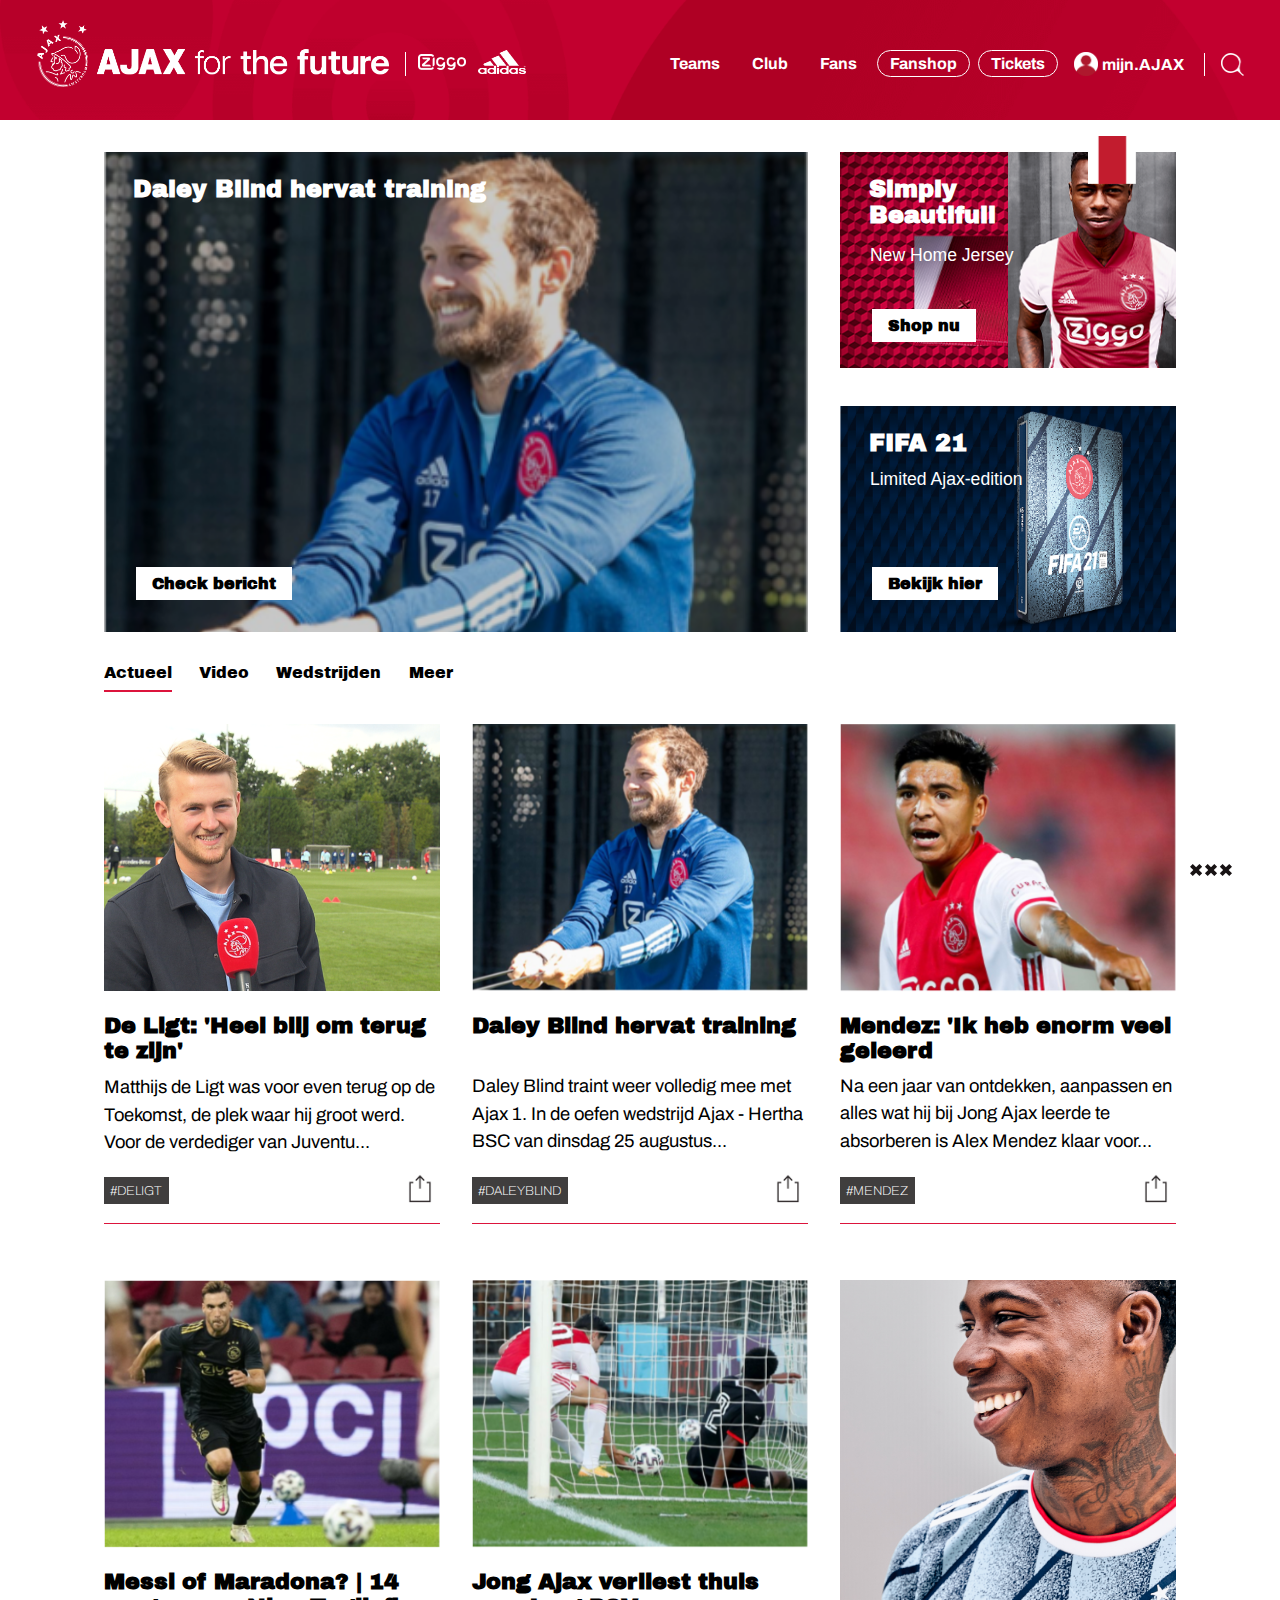
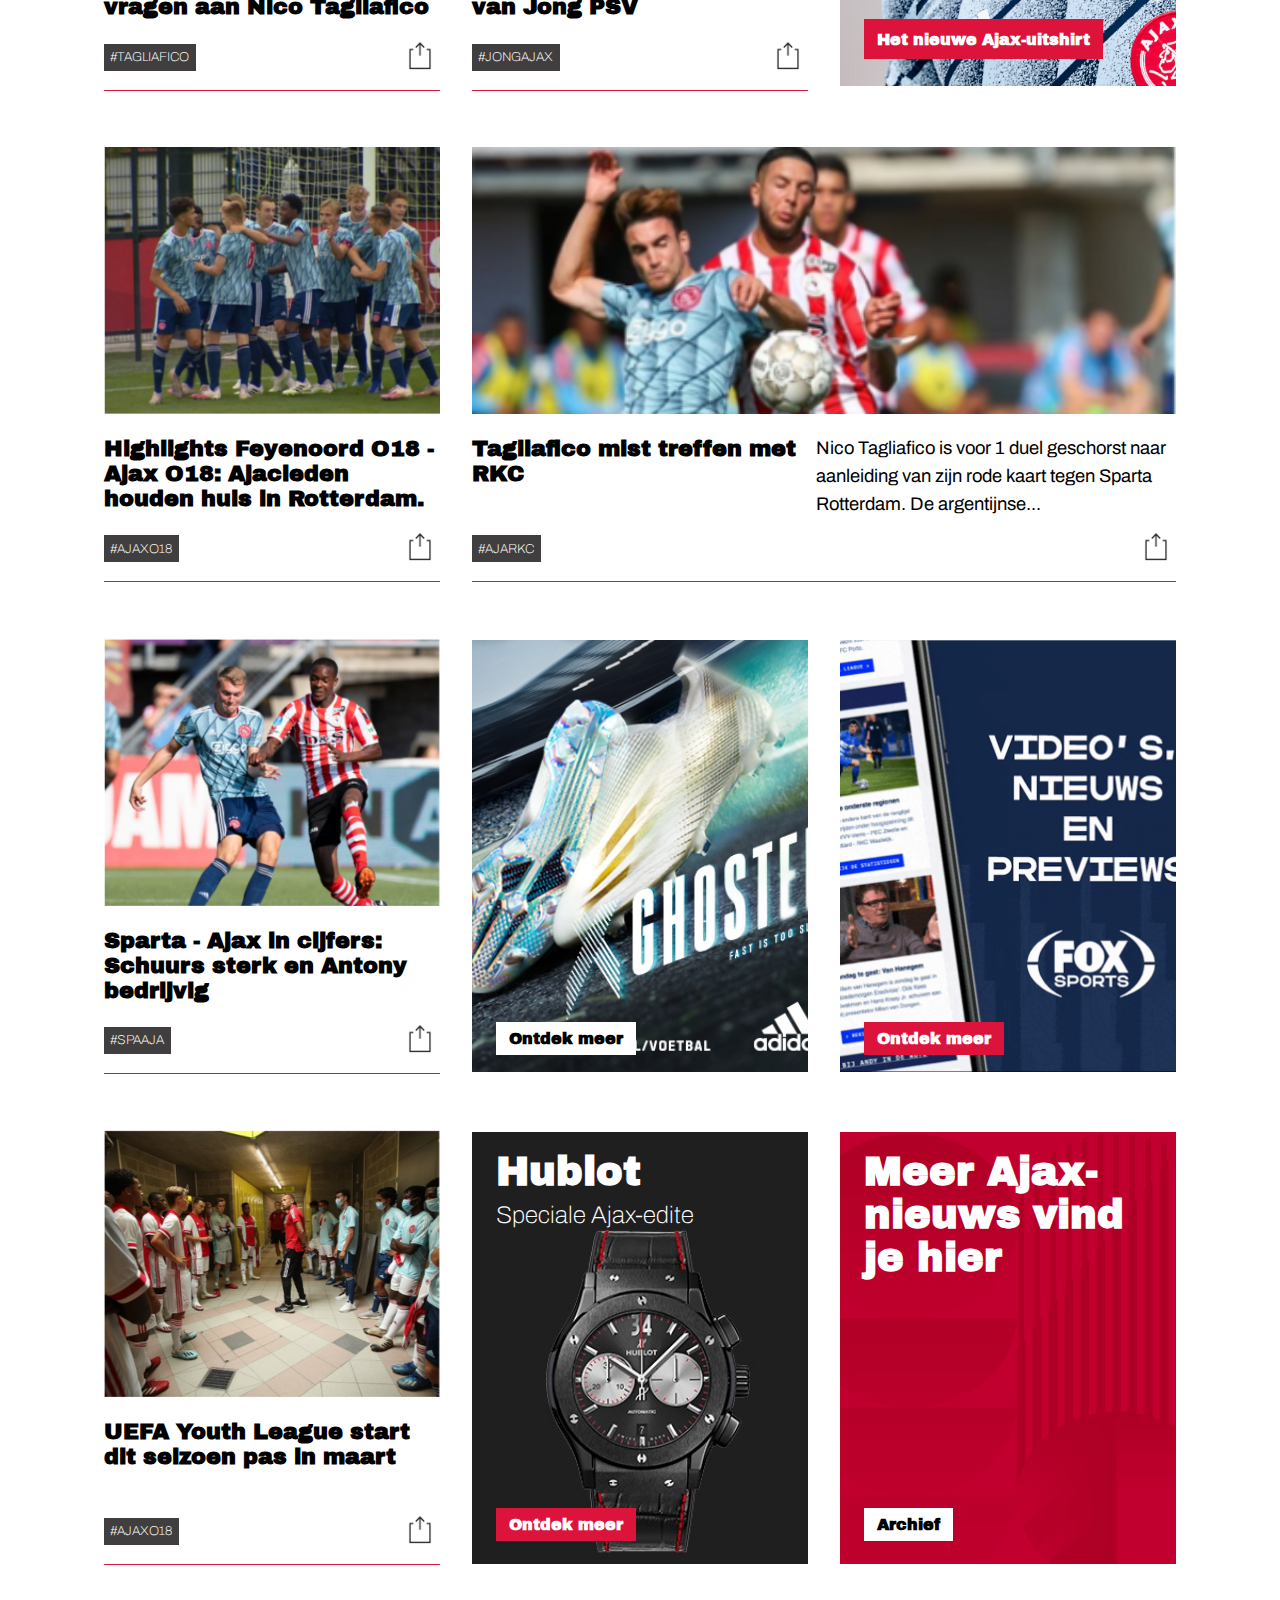
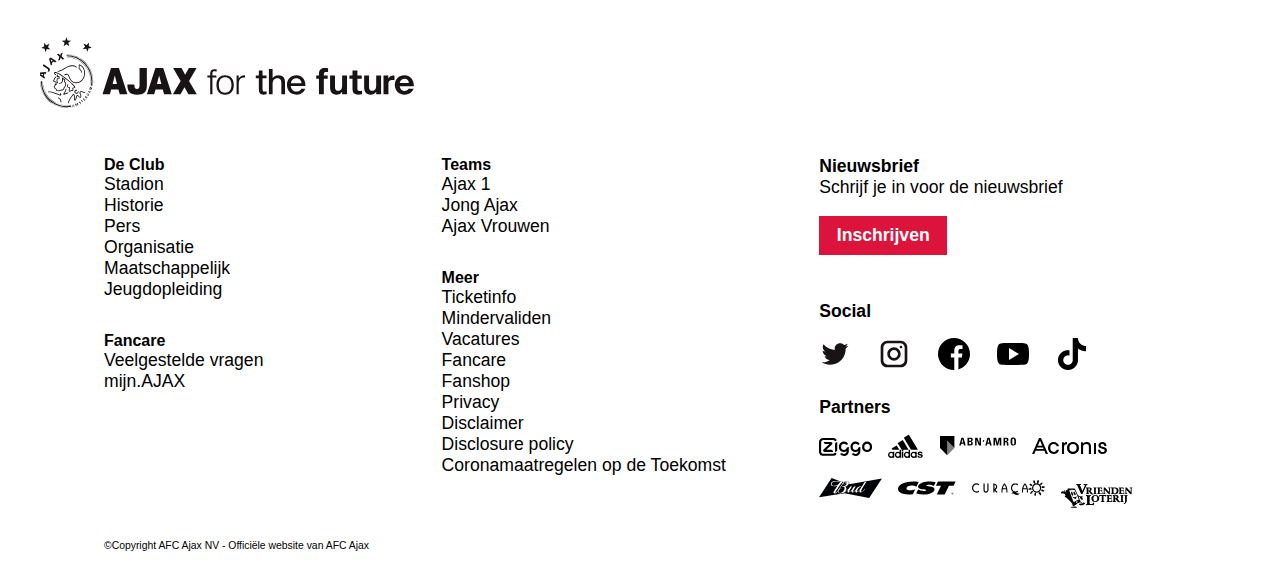
<file: index.html>
<!doctype html>
<html lang="nl">

<head>
    <meta charset="UTF-8">
    <meta name="author" content="jouw naam">
    <meta name="viewport" content="width=device-width, initial-scale=1">
    <title>Officiële website AFC Ajax Amsterdam - Ajax.nl</title>
    <link rel="image" href="images/Background.png" type="image/gif">
    <link href="styles/style.css" rel="stylesheet">
    <link rel="icon" href="images/favicon.png" type="image/gif">
    <link href="https://fonts.googleapis.com/css2?family=Archivo+Black&display=swap" rel="stylesheet">
    <link href="https://fonts.googleapis.com/css2?family=Archivo&display=swap" rel="stylesheet">
    <link href="https://fonts.googleapis.com/css2?family=Archivo:wght@400;500&display=swap" rel="stylesheet">
</head>

<body>
    <header id="header">
        <nav>
            <ul>
                <li><a href=""><img src="images/Ajax-logo-WHT.png" alt=""><img id="letterLogo" src="images/letter_ajax_Tekengebied%201.png" alt=""></a></li>
                <li><a href=""><img src="images/logo-ajax-white.png" alt=""></a></li>
                <li><a href=""><img src="images/ziggo-logo-black-and-white.png" alt=""></a></li>
                <li><a href=""><img src="images/Adidas-Logo-PNG-Free-Download.png" alt=""></a></li>
                <li><a href=""><img src="images/account.png" alt=""></a></li>

            </ul>

            <ul>
                <li><a href="">Teams</a></li>
                <li><a href="">Club</a></li>
                <li><a href="">Fans</a></li>
                <li><a href="">Fanshop</a></li>
                <li><a href="">Tickets</a></li>
                <li><a href="">mijn.AJAX</a></li>
                <li class="hamburger_menu">&#9776;</li>
                <li><img src="images/searchIcon.png" alt=""></li>
            </ul>

        </nav>
        
        <nav class="uitklapNav">
           
           <img class="searchIcon" src="images/searchIcon.png" alt="">
           
            <ul>
                <li>Teams</li>
                <li><a href="">Ajax 1</a></li>
                <li><a href="">Jong Ajax</a></li>
                <li><a href="">Ajax Vrouwen</a></li>
                <li><a href="">Wedstrijden &amp; Uitslagen</a></li>
                <li><a href="">Jeugd</a></li>
                <li><a href="">Ajax Talent Team</a></li>
                <li><a href="">Ajax eSports</a></li>
            </ul>
            
            <ul>
                <li>Club</li>
                <li><a href="">Stadion</a></li>
                <li><a href="">Organisaties</a></li>
                <li><a href="">Historie</a></li>
                <li><a href="">Jeugdopleiding</a></li>
                <li><a href="">Ajax Coaching Academy</a></li>
                <li><a href="">Sponsors &amp; Partners</a></li>
                <li><a href="">Business</a></li>
                <li><a href="">Maatschappelijk</a></li>
                <li><a href="">Pers</a></li>
            </ul>
            
            <ul>
                <li>Fans</li>
                <li><a href="">Memberships</a></li>
                <li><a href="">Media</a></li>
                <li><a href="">Fanshops</a></li>
                <li><a href="">Fancare</a></li>
                <li><a href="">Ticketinfo</a></li>
                <li><a href="">Wedstrijdbezoek</a></li>
            </ul>
            
            <section>
                <img src="images/twitter-white.png" alt="">
                <img src="images/insta-white.png" alt="">
                <img src="images/facebook-white.png" alt="">
                <img src="images/youtube-white.png" alt="">
                <img src="images/tiktok-white.png" alt="">
            </section>
            
            <h5>NL</h5>
            
        </nav>

    </header>

    <main>
       
       <img class="fixed" src="images/fixed.image.png" alt="">
       <img class="crosses" src="images/ic-crosses-black.svg" alt="">
       
        <section>
            <ul>
                <li><a href="Blind.html">
                        <h2>Daley Blind hervat training</h2>
                        <div></div>
                        <img src="images/DaleyBlind.png" alt="">
                        <h4 class="main_hover">Check bericht</h4>
                    </a></li>
                <li><a href="">
                   <img src="images/ajax-home-web-392x223.png" alt="">
                    <h2>Simply Beautifull</h2>
                    <h3>New Home Jersey</h3>
                    <h4 class="main_hover">Shop nu</h4>
                </a></li>
                
                <li><a href="">
                <img src="images/fifa21.png" alt="">
                <h2>FIFA 21</h2>
                <h3>Limited Ajax-edition</h3>
                <h4 class="main_hover">Bekijk hier</h4>
                </a></li>    
            </ul>
        </section>
        
        <section>
        <ul id="list">
            <li><a id="actueel">Actueel</a></li>
            <li><a id="video">Video</a></li>
            <li><a id="wedstrijden">Wedstrijden</a></li>
                <li><a id="meer">Meer</a></li>
        </ul>
        
        <ul>
            <li><a href="#">
            <img src="images/Matthijs.png" alt="">
            <h2 class="main_hover">De Ligt: 'Heel blij om terug te zijn'</h2>
            <p>Matthijs de Ligt was voor even terug op de Toekomst, de plek waar hij groot werd. Voor de verdediger van Juventu...</p>
            <h3>#DELIGT</h3>
            <img src="images/shareIcon.png" alt="">
            </a></li>
            
            <li><a href="#"><img src="images/DaleyBlind.png" alt="">
            <h2 class="main_hover">Daley Blind hervat training</h2>
            <p>Daley Blind traint weer volledig mee met Ajax 1. In de oefen wedstrijd Ajax - Hertha BSC van dinsdag 25 augustus...</p>
            <h3>#DALEYBLIND</h3>
            <img src="images/shareIcon.png" alt="">
            </a></li>
            
            <li><a href="#">
            <img src="images/Mendez.png" alt="">
            <h2 class="main_hover">Mendez: 'Ik heb enorm veel geleerd</h2>
            <p>Na een jaar van ontdekken, aanpassen en alles wat hij bij Jong Ajax leerde te absorberen is Alex Mendez klaar voor...</p>
            <h3>#MENDEZ</h3>
            <img src="images/shareIcon.png" alt="">
            </a></li>
            
            <li><a href="#">
            <img src="images/Tagliafico.png" alt="">
            <h2 class="main_hover">Messi of Maradona? | 14 vragen aan Nico Tagliafico</h2>
            <p></p>
            <h3>#TAGLIAFICO</h3>
            <img src="images/shareIcon.png" alt=""></a></li>
            
            <li><a href="#">
            <img src="images/JongAjaxPsv.png" alt="">
            <h2 class="main_hover">Jong Ajax verliest thuis van Jong PSV</h2>
            <p></p>
            <h3>#JONGAJAX</h3>
            <img src="images/shareIcon.png" alt="">
            </a></li>
            
            <li><a href="#">
            <img src="images/promesAway.jpg" alt="">
            <h5 class="second_hover">Het nieuwe Ajax-uitshirt</h5>
            </a></li>
            
            <li><a href="#">
            <img src="images/FeyAja.png" alt="">
            <h2 class="main_hover">Highlights Feyenoord O18 - Ajax O18: Ajacieden houden huis in Rotterdam.</h2>
            <h3>#AJAXO18</h3>
            <img src="images/shareIcon.png" alt="">
            </a></li>
            
            <li><a href="#">
            <img src="images/TagliaficoRkc.png" alt="">
            <section>
            <h2 class="main_hover">Tagliafico mist treffen met RKC</h2>
            <p>Nico Tagliafico is voor 1 duel geschorst
            naar aanleiding van zijn rode kaart tegen Sparta Rotterdam. De argentijnse...</p>
            </section>
            <h3>#AJARKC</h3>
            <img src="images/shareIcon.png" alt="">
            </a></li>
            
            <li><a href="">
            <img src="images/SpartaAjaxCijfer.png" alt="">
            <h2 class="main_hover">Sparta - Ajax in cijfers: Schuurs sterk en Antony bedrijvig</h2>
            <h3>#SPAAJA</h3>
            <img src="images/shareIcon.png" alt="">
            </a></li>
            
            <li><a href="">
            <img src="images/ghostedajax.jpg" alt="">
            <h5 class="main_hover">Ontdek meer</h5>
            </a></li>
            
            <li><a href="">
            <img src="images/fox.png" alt="">
            <h5 class="second_hover">Ontdek meer</h5>
            </a></li>
            
            <li><a href="">
            <img src="images/youthLeague.png" alt="">
            <h2 class="main_hover">UEFA Youth League start dit seizoen pas in maart</h2>
            <h3>#AJAXO18</h3>
            <img src="images/shareIcon.png" alt="">
            </a></li>
            
            <li><a href="">
            <img src="images/hublot-ajax-nl.jpg" alt="">
            <h2>Hublot</h2>
            <h3>Speciale Ajax-edite</h3>
            <h5 class="second_hover">Ontdek meer</h5>
            </a></li>
            
            <li><a href="">
            
            <img src="images/sync.png" alt="">
            <h2>Meer Ajax-nieuws vind je hier</h2>
            <h5 class="main_hover">Archief</h5>
            </a></li>
        </ul>
        </section>
        
    </main>
    
    <footer>
       <img src="images/logo-ajax-default.svg" alt="" class="Ajax_Logo">
       
    <div>
       <section>
           <ul>
               <li>De Club</li>
               <li><a href="">Stadion</a></li>
               <li><a href="">Historie</a></li>
               <li><a href="">Pers</a></li>
               <li><a href="">Organisatie</a></li>
               <li><a href="">Maatschappelijk</a></li>
               <li><a href="">Jeugdopleiding</a></li>
           </ul>
           
           <ul>
               <li>Fancare</li>
               <li><a href="">Veelgestelde vragen</a></li>
               <li><a href="">mijn.AJAX</a></li>
           </ul>
           
           <ul>
               <li>Teams</li>
               <li><a href="">Ajax 1</a></li>
               <li><a href="">Jong Ajax</a></li>
               <li><a href="">Ajax Vrouwen</a></li>

           </ul>
           
           <ul>
               <li>Meer</li>
               <li><a href="">Ticketinfo</a></li>
               <li><a href="">Mindervaliden</a></li>
               <li><a href="">Vacatures</a></li>
               <li><a href="">Fancare</a></li>
               <li><a href="">Fanshop</a></li>
               <li><a href="">Privacy</a></li>
               <li><a href="">Disclaimer</a></li>
               <li><a href="">Disclosure policy</a></li>
               <li><a href="">Coronamaatregelen op de Toekomst</a></li>
        
           </ul>
       </section>
       
       <div class="right_row">
       <section>
           <h2>Nieuwsbrief</h2>
           <p>Schrijf je in voor de nieuwsbrief</p>
           <a href="" class="nieuwsbrief">Inschrijven</a>
           </section>
       
        <section>
          <h2>Social</h2>
           <ul>
               <li><a href="" target="_blank"><img src="images/twitter.svg" alt=""></a></li>
               <li><a href="" target="_blank"><img src="images/instagram.svg" alt=""></a></li>
               <li><a href="" target="_blank"><img src="images/facebook.svg" alt=""></a></li>
               <li><a href="" target="_blank"><img src="images/youtube.svg" alt=""></a></li>
               <li><a href="" target="_blank"><img src="images/tik-tok.png" alt=""></a></li>
           </ul>
     </section>
      
          <section>
           <h2>Partners</h2>
           <ul>
               <li><a href="" target="_blank"><img src="images/ziggo.svg" alt=""></a></li>
               <li><a href="" target="_blank"><img src="images/adidas.svg" alt=""></a></li>
               <li><a href="" target="_blank"><img src="images/abn-amro.svg" alt=""></a></li>
               <li><a href="" target="_blank"><img src="images/acronis_logo.svg" alt=""></a></li>
               <li><a href="" target="_blank"><img src="images/bud.svg" alt=""></a></li>
               <li><a href="" target="_blank"><img src="images/cst.svg" alt=""></a></li>
               <li><a href="" target="_blank"><img src="images/curacao.svg" alt=""></a></li>
               <li><a href="" target="_blank"><img src="images/vriendenloterij.svg" alt=""></a></li>
           </ul>
       </section>
       </div>
       </div>
       <p>&copy;Copyright AFC Ajax NV - Officiële website van AFC Ajax</p>
       
       
       
       
        
    </footer>

    <script src="scripts/script.js"></script>
</body>

</html>
</file>
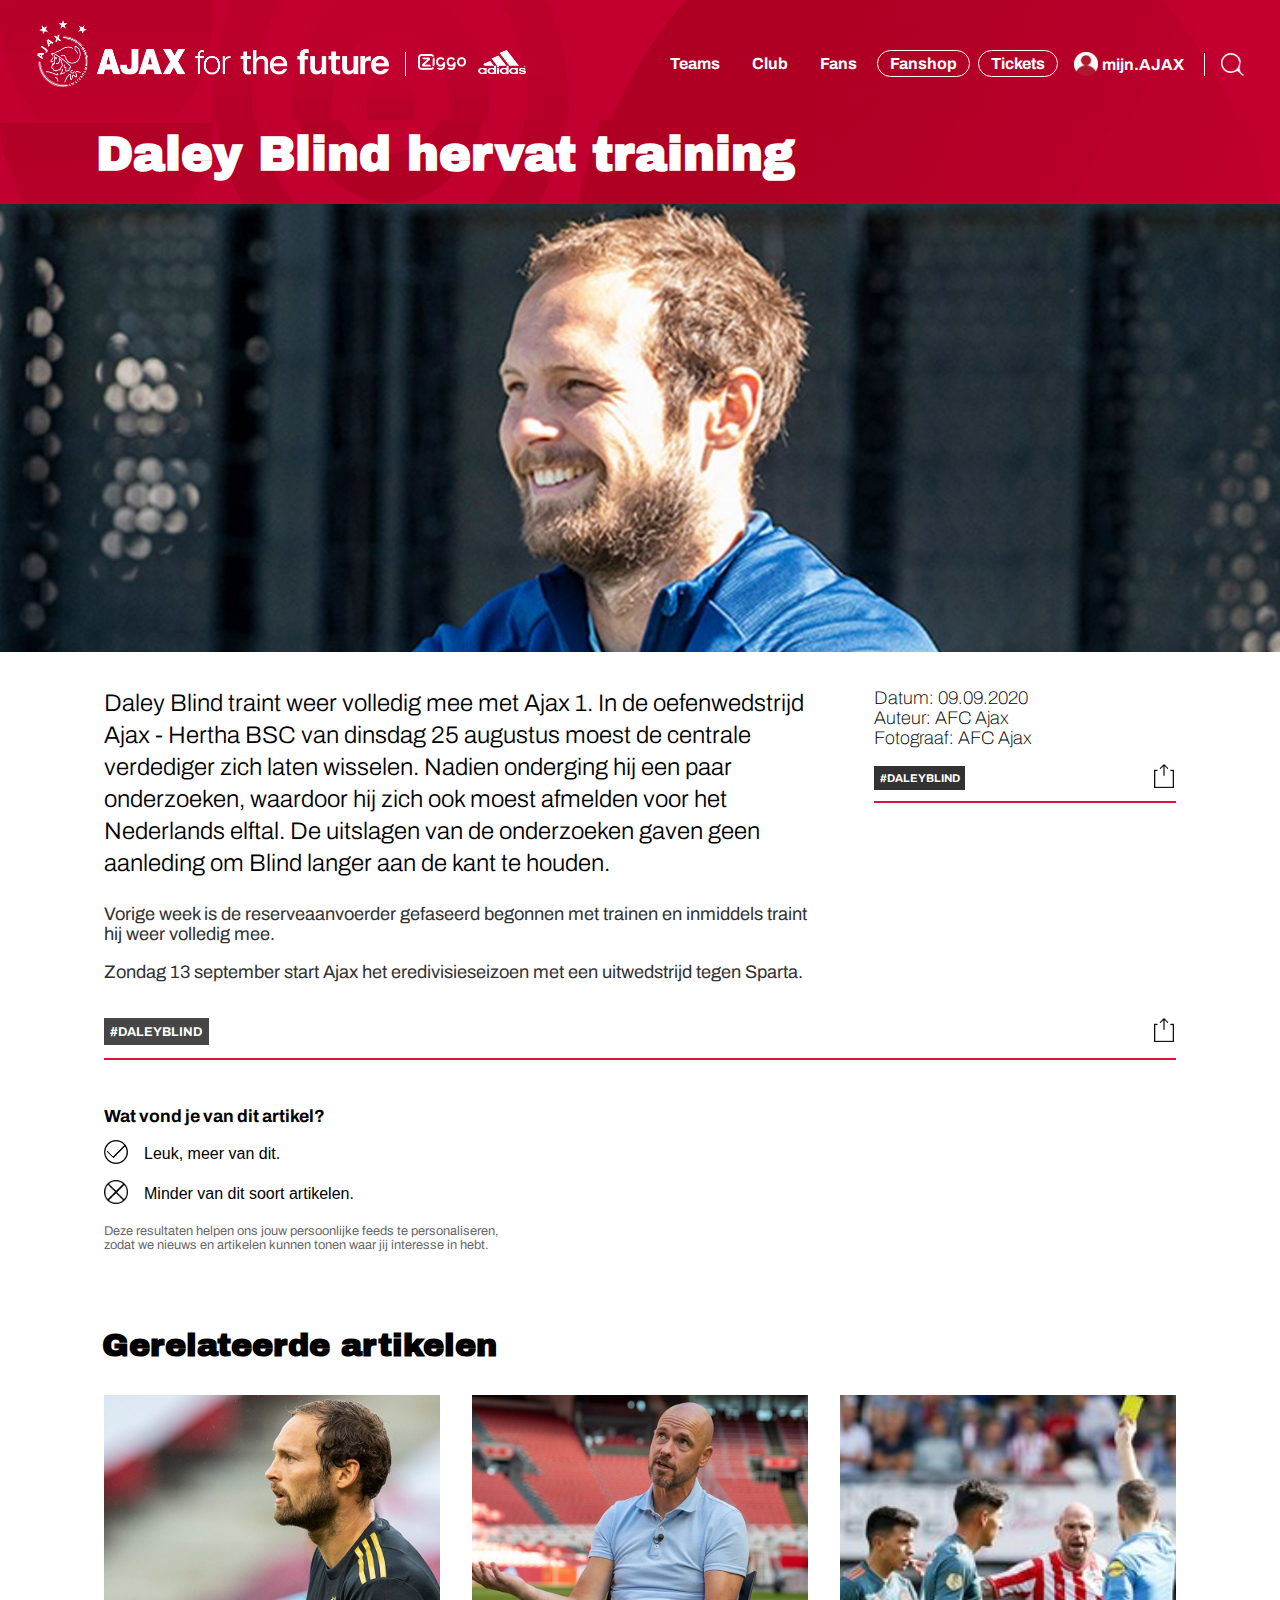
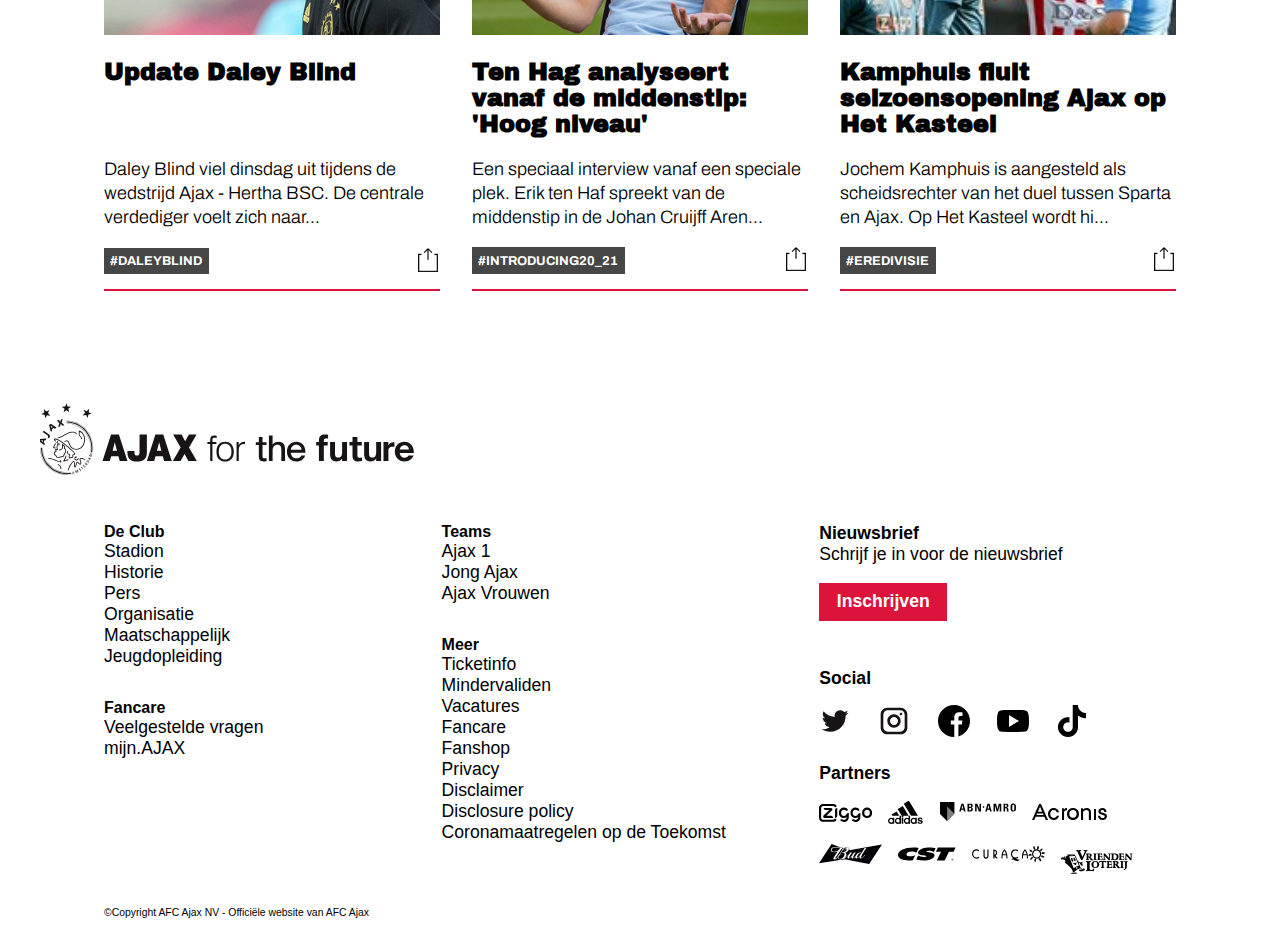
<file: Blind.html>
<!doctype html>
<html lang="nl">

<head>
    <meta charset="UTF-8">
    <meta name="author" content="jouw naam">
    <meta name="viewport" content="width=device-width, initial-scale=1">
    <title>Officiële website AFC Ajax Amsterdam - Ajax.nl</title>
    <link rel="image" href="images/Background.png" type="image/gif">
    <link href="styles/style.css" rel="stylesheet">
    <link rel="icon" href="images/favicon.png" type="image/gif">
    <link href="https://fonts.googleapis.com/css2?family=Archivo+Black&display=swap" rel="stylesheet">
    <link href="https://fonts.googleapis.com/css2?family=Archivo&display=swap" rel="stylesheet">
    <link href="https://fonts.googleapis.com/css2?family=Archivo:wght@400;500&display=swap" rel="stylesheet">
</head>

<body>
    <header id="header">
        <nav>
            <ul>
                <li><a href="index.html"><img src="images/Ajax-logo-WHT.png" alt=""><img id="letterLogo" src="images/letter_ajax_Tekengebied%201.png" alt=""></a></li>
                <li><a href="index.html"><img src="images/logo-ajax-white.png" alt=""></a></li>
                <li><a href=""><img src="images/ziggo-logo-black-and-white.png" alt=""></a></li>
                <li><a href=""><img src="images/Adidas-Logo-PNG-Free-Download.png" alt=""></a></li>
                <li><a href=""><img src="images/account.png" alt=""></a></li>

            </ul>

            <ul>
                <li><a href="">Teams</a></li>
                <li><a href="">Club</a></li>
                <li><a href="">Fans</a></li>
                <li><a href="">Fanshop</a></li>
                <li><a href="">Tickets</a></li>
                <li><a href="">mijn.AJAX</a></li>
                <li class="hamburger_menu">&#9776;</li>
                <li><img src="images/searchIcon.png" alt=""></li>
            </ul>

        </nav>
        
        <nav class="uitklapNav">
           
           <img class="searchIcon" src="images/searchIcon.png" alt="">
           
            <ul>
                <li>Teams</li>
                <li><a href="">Ajax 1</a></li>
                <li><a href="">Jong Ajax</a></li>
                <li><a href="">Ajax Vrouwen</a></li>
                <li><a href="">Wedstrijden &amp; Uitslagen</a></li>
                <li><a href="">Jeugd</a></li>
                <li><a href="">Ajax Talent Team</a></li>
                <li><a href="">Ajax eSports</a></li>
            </ul>
            
            <ul>
                <li>Club</li>
                <li><a href="">Stadion</a></li>
                <li><a href="">Organisaties</a></li>
                <li><a href="">Historie</a></li>
                <li><a href="">Jeugdopleiding</a></li>
                <li><a href="">Ajax Coaching Academy</a></li>
                <li><a href="">Sponsors &amp; Partners</a></li>
                <li><a href="">Business</a></li>
                <li><a href="">Maatschappelijk</a></li>
                <li><a href="">Pers</a></li>
            </ul>
            
            <ul>
                <li>Fans</li>
                <li><a href="">Memberships</a></li>
                <li><a href="">Media</a></li>
                <li><a href="">Fanshops</a></li>
                <li><a href="">Fancare</a></li>
                <li><a href="">Ticketinfo</a></li>
                <li><a href="">Wedstrijdbezoek</a></li>
            </ul>
            
            <section>
                <img src="images/twitter-white.png" alt="">
                <img src="images/insta-white.png" alt="">
                <img src="images/facebook-white.png" alt="">
                <img src="images/youtube-white.png" alt="">
                <img src="images/tiktok-white.png" alt="">
            </section>
            
            <h5>NL</h5>
            
        </nav>

    </header>

    <main class="article_page">
     
    
     
      <h1>Daley Blind hervat training</h1>
       <img src="images/blind.jpg" alt="">
      
      <article>
       
       <p>Daley Blind traint weer volledig mee met Ajax 1. In de oefenwedstrijd Ajax - Hertha BSC van dinsdag 25 augustus moest de centrale verdediger zich laten wisselen. Nadien onderging hij een paar onderzoeken, waardoor hij zich ook moest afmelden voor het Nederlands elftal. De uitslagen van de onderzoeken gaven geen aanleding om Blind langer aan de kant te houden.</p>
       
       <blockquote>Vorige week is de reserveaanvoerder gefaseerd begonnen met trainen en inmiddels traint hij weer volledig mee.</blockquote>
       
       <blockquote>Zondag 13 september start Ajax het eredivisieseizoen met een uitwedstrijd tegen Sparta.</blockquote>
       
       <div>
       <ul>
           <li>Datum: 09.09.2020</li>
           <li>Auteur: AFC Ajax</li>
           <li>Fotograaf: AFC Ajax</li>
       </ul>
       
        <section>
         <h3>#DALEYBLIND</h3>
         <img src="images/Shareknop.png" alt="">
         </section>
         
          </div>
       
       <section>
           <h3>#DALEYBLIND</h3>
           <img src="images/Shareknop.png" alt="">
       </section>
       
       </article>
       
       <aside>
           <h2>Wat vond je van dit artikel?</h2>
           <button>Leuk, meer van dit.</button>
           <button>Minder van dit soort artikelen.</button>
           <p>Deze resultaten helpen ons jouw persoonlijke feeds te personaliseren, zodat we nieuws en artikelen kunnen tonen waar jij interesse in hebt.</p>
       </aside>
       
      
           <h2>Gerelateerde artikelen</h2>
           
        <section class="related">    
           <article>
               <img src="images/blinddaley.jpg" alt="">
               <h2>Update Daley Blind</h2>
               <p>Daley Blind viel dinsdag uit tijdens de wedstrijd Ajax - Hertha BSC. De centrale verdediger voelt zich naar...</p>
               
               <section>
                   <h3>#DALEYBLIND</h3>
                   <img src="images/Shareknop.png" alt="">
               </section>
           </article>
           
           <article>
               <img src="images/tenhagajax.jpg" alt="">
               <h2>Ten Hag analyseert vanaf de middenstip: 'Hoog niveau'</h2>
               <p>Een speciaal interview vanaf een speciale plek. Erik ten Haf spreekt van de middenstip in de Johan Cruijff Aren...</p>
               
               <section>
                   <h3>#INTRODUCING20_21</h3>
                   <img src="images/Shareknop.png" alt="">
               </section>
           </article>
           
           <article>
               <img src="images/header-kamp.jpg" alt="">
               <h2>Kamphuis fluit seizoensopening Ajax op Het Kasteel</h2>
               <p>Jochem Kamphuis is aangesteld als scheidsrechter van het duel tussen Sparta en Ajax. Op Het Kasteel wordt hi...</p>
               
               <section>
                   <h3>#EREDIVISIE</h3>
                   <img src="images/Shareknop.png" alt="">
               </section>
           </article>
       </section>
       
       
        
        
    </main>
    
    <footer>
       <img src="images/logo-ajax-default.svg" alt="" class="Ajax_Logo">
       
    <div>
       <section>
           <ul>
               <li>De Club</li>
               <li><a href="">Stadion</a></li>
               <li><a href="">Historie</a></li>
               <li><a href="">Pers</a></li>
               <li><a href="">Organisatie</a></li>
               <li><a href="">Maatschappelijk</a></li>
               <li><a href="">Jeugdopleiding</a></li>
           </ul>
           
           <ul>
               <li>Fancare</li>
               <li><a href="">Veelgestelde vragen</a></li>
               <li><a href="">mijn.AJAX</a></li>
           </ul>
           
           <ul>
               <li>Teams</li>
               <li><a href="">Ajax 1</a></li>
               <li><a href="">Jong Ajax</a></li>
               <li><a href="">Ajax Vrouwen</a></li>

           </ul>
           
           <ul>
               <li>Meer</li>
               <li><a href="">Ticketinfo</a></li>
               <li><a href="">Mindervaliden</a></li>
               <li><a href="">Vacatures</a></li>
               <li><a href="">Fancare</a></li>
               <li><a href="">Fanshop</a></li>
               <li><a href="">Privacy</a></li>
               <li><a href="">Disclaimer</a></li>
               <li><a href="">Disclosure policy</a></li>
               <li><a href="">Coronamaatregelen op de Toekomst</a></li>
        
           </ul>
       </section>
       
       <div class="right_row">
       <section>
           <h2>Nieuwsbrief</h2>
           <p>Schrijf je in voor de nieuwsbrief</p>
           <a href="" class="nieuwsbrief">Inschrijven</a>
           </section>
       
        <section>
          <h2>Social</h2>
           <ul>
               <li><a href="" target="_blank"><img src="images/twitter.svg" alt=""></a></li>
               <li><a href="" target="_blank"><img src="images/instagram.svg" alt=""></a></li>
               <li><a href="" target="_blank"><img src="images/facebook.svg" alt=""></a></li>
               <li><a href="" target="_blank"><img src="images/youtube.svg" alt=""></a></li>
               <li><a href="" target="_blank"><img src="images/tik-tok.png" alt=""></a></li>
           </ul>
     </section>
      
          <section>
           <h2>Partners</h2>
           <ul>
               <li><a href="" target="_blank"><img src="images/ziggo.svg" alt=""></a></li>
               <li><a href="" target="_blank"><img src="images/adidas.svg" alt=""></a></li>
               <li><a href="" target="_blank"><img src="images/abn-amro.svg" alt=""></a></li>
               <li><a href="" target="_blank"><img src="images/acronis_logo.svg" alt=""></a></li>
               <li><a href="" target="_blank"><img src="images/bud.svg" alt=""></a></li>
               <li><a href="" target="_blank"><img src="images/cst.svg" alt=""></a></li>
               <li><a href="" target="_blank"><img src="images/curacao.svg" alt=""></a></li>
               <li><a href="" target="_blank"><img src="images/vriendenloterij.svg" alt=""></a></li>
           </ul>
       </section>
       </div>
       </div>
       <p>&copy;Copyright AFC Ajax NV - Officiële website van AFC Ajax</p>
       
       
       
       
        
    </footer>

    <script src="scripts/script.js"></script>
</body>

</html>
</file>
<file: styles/style.css>
/* CSS Document */
*, *::after, *::before {
  box-sizing:border-box;


}



/*margin voor de body*/
body {
    margin: 0;
}

/*Alles voor de header*/
header {
    background-image: url(../images/visuals-patterns-red.png);
    background-repeat: no-repeat;
    background-size: 305vw auto;
    background-color: #c2002f;
    background-position: 50% top;
    height: 9em;
    width: 100%;
    padding: .875em 1.5em 1.5em;
    position: fixed;
    top: 0;
    z-index: 5;
    transition: 500ms;
}

/*Zoekbutton die in de uitklap navigatie zit*/
.uitklapNav img.searchIcon{
    width: 6%;
    position: fixed;
    right: 0;
    margin-right: 2em
}

/*Taalvenster uitklapnav*/
.uitklapNav h5 {
    position: fixed;
    bottom: 0;
    right: 0;
    margin-right: 2em;
    background-color: white;
    padding: .5em;
    color: rgb(100,100,100);
    font-family: sans-serif;
}

/*internet logo in taalvenster*/
.uitklapNav h5::before {
    content:"";
    background-image: url(../images/internet.png);
    width: 1em;
    height: 1em;
    display: inline-block;
    background-size: 1em 1em;
    margin-right: .4em;
    margin-bottom: -.1em;
}

/*Uitklap voor taalkeuze*/
.uitklapNav h5::after {
    content:"";
    background-image: url(../images/dropdownIcon.png);
    width: .5em;
    height: .5em;
    display: inline-block;
    background-size: .5em .5em;
    margin-left: .4em;
    margin-right: .3em;
    margin-bottom: 0;
}

/*Container van de uitklap navigatie*/
.uitklapNav {
    position: relative;
    height: 0%;
    overflow: scroll;
    width: 115%;
    padding: 1em 1.5em;
    border-top: 1px solid white;
    margin: 1.5em -1.5em;
    justify-content: flex-start;
    display: none;
    flex-direction: column;
    flex-wrap: nowrap;
    transition: 1s;
}

/*Uitklap navigatie als ie open is*/
.uitklapOpen {
    display: flex;
    height: 90%;
    transition: 1s;
}


/*Eerste lijst in de uitklap navigatie*/
.uitklapNav ul:first-of-type {
    margin-bottom: 0;
    flex-direction: column;
    align-items: flex-start;
}

/*Social Media logos*/
.uitklapNav section {
    display: flex;
    margin-top: 3em;
    padding-bottom: 3em;
}

/*images van social logo's*/
.uitklapNav section img {
    width: 7%;
    margin-right: 1.4em;
}

/*lijstjes in de uitklapmenu*/
.uitklapNav ul {
    display: flex;
    flex-direction: column;
    align-items: flex-start;
    padding: 0;
    list-style: none;
    height: fit-content;   
}

/*Zichtbaar maken van social logo*/
.uitklapNav ul:last-of-type li:first-of-type {
    display: block;
}

/*Zichtbaar maken van list item 2 in eerste UL*/
.uitklapNav ul:first-of-type li:nth-of-type(2) {
    display: block;
}

/*Deze overerfde een te grote linker margin van een andere list item*/
.uitklapNav ul:first-of-type li:nth-of-type(5) {
    margin-left: 0;
}

/*border overerft van de navigatie*/
.uitklapNav ul:nth-of-type(2) li a {
    padding: 0;
    border: none;
}

/*derde ul had een row ipv column overerfd*/
.uitklapNav ul:nth-of-type(3) {
    display: flex;
    flex-direction: column;
    align-items: flex-start;
}

/*Zichtbaar maken*/
.uitklapNav ul:last-of-type li:nth-of-type(2) {
    display: block;
}

/*Zichtbaar maken*/
.uitklapNav ul:last-of-type li:nth-of-type(3) {
    display: block;
}

/*Zichtbaar maken*/
.uitklapNav ul:last-of-type li:nth-of-type(6) {
    display: block;
}

/*Zichtbaar maken en font-size verkleinen*/
.uitklapNav ul:last-of-type li:nth-of-type(7) {
    display: block;
    font-size: 1em;
}

/*Alle eerste list items bold maken*/
.uitklapNav ul li:first-of-type {
    color: white;
    font-family: sans-serif;
    font-weight: bold;
    margin-bottom: .3em
    
}


/*links in de list*/
.uitklapNav ul li a {
    padding: 0;
    border: none;
    font-weight: 300;
    color: white;
    font-family: sans-serif;
    font-size: 1em;
    line-height: 1.35
}

/*Linker margin op alle 5e list items in de uitklap nav*/
.uitklapNav ul li:nth-of-type(5) {
    margin-left: 0;
}

/*linker margin voor "Wedstrijdbezoek"*/
.uitklapNav ul:last-of-type li:nth-of-type(7) {
    margin-left: 0;
}

/*Header hoogte na scroll*/
.scroll {
    height: 6.5em;
}

/*Header na openen menu*/
.fullpage {
    height: 100%;
}

main {
    display: block;
}

nav {
    display: flex;
    flex-direction: row;
    flex-wrap: wrap;
}

/*bovenste rij in de nav*/
header nav ul:first-of-type {
    display: flex;
    flex-direction: row;
    width: 100%;
    list-style: none;
    justify-content:flex-start;
    padding: 0;
    margin: 0;
    margin-bottom: 1em;
    transition: 500ms;
    align-items: center;
}

/*Eerste ul na scroll*/
.ulScroll {
    margin-bottom: .5em;
}

/*list items in de nav*/
nav ul li {
    margin: 0;
    padding: 0;
    flex-basis: 10%;
    position: relative;
}

/*Logo en letterlogo container*/
nav ul:first-of-type li:first-of-type a {
    display: flex;
    flex-direction: row;
    align-items: center;
    position: relative;
}

/*Letter logo*/
nav ul:first-of-type li:first-of-type img:last-of-type {
    position: relative;
    color: white;
    text-decoration: none;
    height: 1.5em;
    margin: 0;
    padding-right: .5em;
    border-right: 1px solid white;
    transition: 1s;
}

/*border die weg gaat na de scroll*/
.letterScroll {
    border-right: 0px;    
}

/*Ajax logo*/
nav ul:first-of-type li:first-of-type img:first-of-type {
    display: block;
    height: 4em;
    margin-right: .5em;
    transform: translateY(-.4375rem);
    
}

/*Ajax Logo die verdwijnt na scroll*/
.ajaxScroll {
    animation: logoweg 500ms forwards;
}

@keyframes logoweg {
    0% {
        display: block;
        height: 4em;
        width: auto;
        opacity: 100%;
    }
    99% {
        display: block;
        width: 0;
        height: 0;
        opacity: 0%
    }
    100% {
        display: none;
        width: 0;
        height: 0;
        opacity: 0%;
    }
}

li a + a {
    padding: .5em;
}

a {
    text-decoration: none;
    color: white;
}

ul li a {
    font-family: 'Archivo Black', sans-serif;
    
}

/*Tweede ul in nav*/
header nav ul:last-of-type {
    display: flex;
    flex-direction: row;
    width: 100%;
    list-style: none;
    justify-content:flex-start;
    padding: .5em 0;
    margin: 0;
    transition: 300ms;
    align-items: center;
}

header ul:last-of-type li:last-of-type {
    display: none;
}

header nav ul:last-of-type li {
    flex-basis: 10%;
}


nav ul:first-of-type li:nth-of-type(2) {
    display: none;
}

nav ul:first-of-type li:nth-of-type(3) img {
    height: 1em;
    margin: 0 .75em;
}

/*Ziggo logo na scroll*/
.ziggoScroll {
    display: none;
}

nav ul:first-of-type li:nth-of-type(4) img {
    height: 1.5em;
}

/*Adidas logo na scroll*/
.adidasScroll {
    display: none;
}

nav ul:first-of-type li:nth-of-type(5) img {
    height: 1.5em;
}

nav ul:first-of-type li:nth-of-type(5) {
    margin-left: auto;
}

/*Tickets & Fanshop*/
nav ul:nth-of-type(2) li a {
    font-size: 16px;
    padding: 4px 12px;
    border: 1px solid white;
    border-radius: 5em;
    margin-right: .5em;
    align-items: center;

}

nav ul:last-of-type li:first-of-type {
    display: none;
}

nav ul:last-of-type li:nth-of-type(2) {
    display: none;
}

nav ul:last-of-type li:nth-of-type(3) {
    display: none;
}

nav ul:last-of-type li:nth-of-type(6) {
    display: none;
}

/*Hamburger Menu*/
nav ul:last-of-type li:nth-of-type(7) {
    line-height: .7em;
    border: 0;
    font-size: 1.5em;
    margin-left: auto;
    color: white;

}



main section:first-of-type ul {
    list-style: none;
    display: grid;
    grid-column-gap: 2em;
    grid-row-gap: 2em;
    margin: 9.5em 0 0;
    max-width: 90em;
    padding: 2em 1.5em 0;
    transition: 300ms;
    
}

/*Main na scroll*/
.mainScroll {
    margin: 6em 0 0;   
}

main section:first-of-type li img {
    width: 100%;
    height: 100%;
    object-fit: cover;
}

main section:first-of-type li:first-of-type {
    position: relative;
    overflow: hidden;
    height: 24.5em;
    
}

main section:first-of-type li div {
    position: absolute;
    background: rgba(0,0,0,0.2);
    padding: 100%;
}

section:first-of-type li h2 {
    position: absolute;
    font-family: 'Archivo Black', sans-serif; 
    color: white;
    margin: 1em 6em 0 1em;
    font-size: 1.5em;
    z-index: 1;
}

main img {
    max-width: 100%;
}

section:first-of-type li h4 {
    background-color: white;
    color: black;
    padding: .5em 1em;
    font-size: 1em;
    position: absolute;
    bottom: 0;
    margin: 2em; 
}

section:first-of-type li:nth-of-type(2) {
    position: relative;
}

main section:first-of-type ul li:last-of-type {
    position: relative;
}

section:first-of-type li:nth-of-type(2) img {
    height: 13.5em;
    width: 100%;
}

section:first-of-type li:nth-of-type(2) h2,h3,h4 {
    position: absolute;
}

section:first-of-type ul li:last-of-type h2,h3,h4 {
    position: absolute;
    
}

main section:first-of-type ul li h2 {
    margin: 1em 8em 0 1.2em;
    top: 0;
    
}

main section:first-of-type ul li:last-of-type h3 {
    margin-top: 0;
    
}

section:first-of-type li h3 {
    position: absolute;
    top: 3.6em;
    font-family: sans-serif;
    font-weight: 100;
    font-size: 1.1em;
    margin: 1.7em
}

section:first-of-type li:nth-of-type(2) {
    width: 100%;
}

section:first-of-type li:last-of-type {
    display: none;
}



section:nth-of-type(2) ul:first-of-type {
    list-style: none;
    display: flex;
    justify-content: space-around;
    margin: 1.5em 1.5em 0 1.5em;
    padding: 0;
    overflow-x: scroll;
    overflow-y: visible;
    justify-content: flex-start;
    margin-top: 2em;
}

section:nth-of-type(2) ul:first-of-type li {
    margin-left: 1.7em;
    font-size: 1em;
    padding-bottom: .5em;
}

.borderBottom {
    border-bottom: 2px solid crimson;    
}



section:nth-of-type(2) ul:first-of-type li:nth-child(1) {
    margin-left: 0;
    
}

section:nth-of-type(2) ul:first-of-type li a {
    color: black;
}

section:nth-of-type(2) {
    width: 100%;
}

section:nth-of-type(2) ul:nth-of-type(2) {
    width: 100%;
    padding: 2em 1.5em 0;
    margin: 0;
    list-style: none;
    
}

section:nth-of-type(2) ul:nth-of-type(2) li {
    display: flex;
    flex-direction: column;
    position: relative;
    padding-bottom: 3em;
    border-bottom: 1px solid crimson;
    margin-bottom: 1.5em;
}



section:nth-of-type(2) ul:nth-of-type(2) h2 {
    color: black;
    font-size: 1.4em;
    margin-bottom: .5em;
}

section:nth-of-type(2) ul:nth-of-type(2) li:nth-of-type(4) h2 {
    margin-bottom: 1em;
}

section:nth-of-type(2) ul:nth-of-type(2) li:nth-of-type(6) {
    margin-bottom: 1em;
    padding-bottom: 0;
    border-bottom: 0;
    
}

section:nth-of-type(2) ul:nth-of-type(2) li img:first-of-type {
    width: 100%;
}


section:nth-of-type(2) ul:nth-of-type(2) li:nth-of-type(6) img {
    position: relative;
    width: 100%;
    margin: 1.5em 0 0;
    padding: 0;
    height: 27em;
    object-fit: cover;
}

section:nth-of-type(2) ul:nth-of-type(2) li:nth-of-type(6) h5 {
    position: absolute;
    bottom: 1em;
    padding: .7em .8em;
    background-color: crimson;
    font-size: 1em;
    left: 0;
    margin: 1.5em
}

section:nth-of-type(2) ul:nth-of-type(2) li + li p {
    display: none;
}

section:nth-of-type(2) ul:nth-of-type(2) li + li h2 {
    margin-bottom: 1.75em;
}

section:nth-of-type(2) ul:nth-of-type(2) p {
    color: black;
    font-family: 'Archivo', sans-serif;
    font-size: 1.15em;
    margin-top: .5em; 
    line-height: 1.5em;
}

section:nth-of-type(2) ul:nth-of-type(2) h3 {
    color: white;
    background-color: rgba(64, 62, 62, 1);
    font-family: 'Archivo', sans-serif;
    font-size: .8em;
    font-weight: lighter;
    margin: 0;
    padding: .5em;
}

section:nth-of-type(2) ul:nth-of-type(2) img:last-of-type {
    height: 2.5em;
    
    position: absolute;
    margin: 0;
    right: 0;
    bottom: .8em;   
}

section:nth-of-type(2) ul:nth-of-type(2) li:nth-of-type(7) h2 {
    margin-bottom: 1em;
    
}

section:nth-of-type(2) ul:nth-of-type(2) li:nth-of-type(9) h2 {
    margin-bottom: 1em;
    
}

section:nth-of-type(2) ul:nth-of-type(2) li:nth-of-type(10) {
    padding-bottom: 0;
    border-bottom: 0;
    position: relative;
}

section:nth-of-type(2) ul:nth-of-type(2) li:nth-of-type(10) img {
    position: relative;
    width: 100%;
    margin: .9em 0 -.9em;
    padding: 0;
    height: 27em;
    object-fit: cover;
}

section:nth-of-type(2) ul:nth-of-type(2) li:nth-of-type(10) h5 {
    position: absolute;
    bottom: 0;
    padding: .5em .8em;
    background-color: white;
    color: black;
    font-size: 1em;
    left: 0;
    margin: 1.2em 1.5em;
}

section:nth-of-type(2) ul:nth-of-type(2) li:nth-of-type(11) {
    padding-bottom: 0;
    border-bottom: 0;
    position: relative;
}

section:nth-of-type(2) ul:nth-of-type(2) li:nth-of-type(11) img {
    position: relative;
    width: 100%;
    margin: .9em 0 -.9em;
    padding: 0;
    height: 27em;
    object-fit: cover;
}

section:nth-of-type(2) ul:nth-of-type(2) li:nth-of-type(11) h5 {
    position: absolute;
    bottom: 0;
    padding: .5em .8em;
    background-color: crimson;
    font-size: 1em;
    left: 0;
    margin: 1.2em 1.5em;
}

section:nth-of-type(2) ul:nth-of-type(2) li:nth-of-type(13) {
    padding-bottom: 0;
    border-bottom: 0;
    position: relative;
}

section:nth-of-type(2) ul:nth-of-type(2) li:nth-of-type(13) img {
    position: relative;
    width: 100%;
    margin: .9em 0 -.9em;
    padding: 0;
    height: 27em;
    object-fit: cover;
}

section:nth-of-type(2) ul:nth-of-type(2) li:nth-of-type(13) h2 {
    position: absolute;
    top: 0;
    color: white;
    padding: .5em .6em 0;
    margin: 0;
    font-size: 2.5em;
    
}

section:nth-of-type(2) ul:nth-of-type(2) li:nth-of-type(13) h3 {
    position: absolute;
    
    background-color: transparent;
    top: 3em;
    font-size: 1.5em;
    padding: 0 1em;
}

section:nth-of-type(2) ul:nth-of-type(2) li:nth-of-type(13) h5 {
    position: absolute;
    bottom: 0;
    padding: .5em .8em;
    background-color: crimson;
    font-size: 1em;
    left: 0;
    margin: 1.5em;
}

section:nth-of-type(2) ul:nth-of-type(2) li:nth-of-type(14) {
    padding-bottom: 0;
    border-bottom: 0;
    position: relative;
}

section:nth-of-type(2) ul:nth-of-type(2) li:nth-of-type(14) img {
    position: relative;
    width: 100%;
    margin: .9em 0 -.9em;
    padding: 0;
    height: 27em;
    object-fit: cover;
}

section:nth-of-type(2) ul:nth-of-type(2) li:nth-of-type(14) h2 {
    position: absolute;
    top: 0;
    color: white;
    padding: .5em .6em 0;
    margin: 0;
    font-size: 2.5em;
    
}

section:nth-of-type(2) ul:nth-of-type(2) li:nth-of-type(14) h3 {
    position: absolute;
    
    background-color: transparent;
    top: 3em;
    font-size: 1.5em;
    padding: 0 1em;
}

section:nth-of-type(2) ul:nth-of-type(2) li:nth-of-type(14) h5 {
    position: absolute;
    bottom: 0;
    padding: .5em .8em;
    background-color: white;
    color: black;
    font-size: 1em;
    left: 0;
    margin: 1.5em;
}

footer {
    width: 100%;
    padding: 0 1.5em 0 1.5em;
    
}

footer div {
    display: flex;
    flex-direction: row;
    flex-wrap: wrap;
    
}

footer section:first-of-type {
    display: flex;
    flex-direction: column;
    flex-wrap: wrap;
    height: 25em;
}

footer img:first-of-type {
    width: 99.9%;
    margin-bottom: em;
}

footer section:first-of-type ul {
    list-style: none;
    padding: 0;
    margin-right: 1em;
    width: 50%;
}



footer section:first-of-type ul:nth-of-type(2) {
    margin-bottom: 5em;
}

footer section:first-of-type ul li:last-of-type {
    display: block;
}

footer section:first-of-type ul a {
    color: black;
    font-family: sans-serif;
    font-size: 1.1em;
}



footer h2 {
    font-family: sans-serif;
    font-size: 1.1em;  
}

footer h2:first-of-type {
    margin-bottom: 0;
    font-size: 1.em;
}

footer p {
    font-family: sans-serif;
    margin: 0;
    margin-bottom: 1em;
    font-size: 1.1em;
}

footer div.right_row a.nieuwsbrief {
    background-color: crimson;
    padding: .5em 1em;
    width: fit-content;
    font-family: sans-serif;
    font-weight: bold;
    font-size: 1.1em;
   
}

footer div.right_row section:first-of-type {
    margin-top: 2.5em;
    margin-bottom: 2.5em;
    height: fit-content;
}

footer div.right_row section:nth-of-type(2) ul {
    display: flex;
    list-style: none;
    padding: 0;
    margin: 1em 0;
}

footer div.right_row section:nth-of-type(2) ul li {
    flex-basis: 5%;
    margin-right: 0em;    
}

footer div.right_row section:nth-of-type(2) ul li img {
    width: 2em
}

footer div.right_row section:nth-of-type(3) ul {
    display: flex;
    padding: 0;
    list-style: none;
    flex-wrap: wrap;
    align-items: center;
    margin-bottom: 0;
}

footer .right_row section:nth-of-type(3) ul li {
    margin-right: 1em;
    margin-bottom: 1em;
    
}

footer .right_row section:nth-of-type(3) ul li:last-of-type {
    margin-bottom: 0;
}

/*Copyright tekst*/
footer p:last-child {
    font-size: .65em;
    margin-bottom: 3em;
    
}

/*Eerste list item die bold moet zijn */
footer li:first-child {
    color: black;
    font-weight: bold;
    font-family: sans-serif;
}

/*Vormgeving voor pagina 2*/


main.article_page {
    width: 100%;
    margin-left: 0;
}

/*Volledige article*/
.article_page article {
    border-bottom: 2px solid crimson;
    padding-bottom: .5em;
    margin: 1.5em;
}

/*Header van de pagina*/
.article_page h1 {
    font-family: sans-serif;
    font-weight: bold;
    font-size: 2.2em;
    color: white;
    margin-bottom: 0;
    padding: 4em 0em .7em .8em;
    text-align: start;
    font-family: 'Archivo Black', sans-serif;
    background-image: url(../images/visuals-patterns-red.png);
    background-repeat: no-repeat;
    background-size: 305vw auto;
    background-color: #c2002f;
    background-position: 50% 6%;
}

/*image bovenaan de pagina*/
.article_page img {
    margin: 0;
    width: 100%;
    height: 16em;
    object-fit: cover;
    object-position: top;
}

/*Eerste alinea op de pagina*/
.article_page article p {
    font-family: 'Archivo', sans-serif;
    font-weight: lighter;
    font-size: 1.14em;
    font-weight: 300;
    line-height: 1.33;
    margin-top: 0;
    
}

/*Blockquotes op de pagina*/
.article_page blockquote {
    margin: 0;
    padding: 0 0 1em;
    font-size: 1.14em;
    font-family: 'Archivo', sans-serif;
    color: rgb(50,50,50);
}

/*Padding voor de onderkant van de laatste blockquote*/
.article_page blockquote:last-of-type {
    padding-bottom: 1em;
}

/*Lijst met datum auteur en fotograaf*/
.article_page article ul {
    list-style: none;
    padding: 0 0 1em;
    margin: 0;
    font-size: 1.14em;
    font-family: 'Archivo', sans-serif;
    font-weight: lighter;
}

/*Section voor de hashtag en de deelknop*/
article section {
    display: flex;
    flex-direction: row;
}

/*hashtag*/
article section h3 {
    margin: 0;
    padding: .5em;
    font-size: .8em;
    background-color: rgba(70,70,70,5);
    color: white;
    position: none;
    font-family: 'Archivo', sans-serif;
}

/*deelknop*/
.article_page article section img {
    max-height: 2em;
    width: 1.5em;
    padding-bottom: .5em;
    margin-left: auto;
    object-fit: contain;
    position: inherit;
}

/*Feedback gedeelte*/
aside {
    padding: .1em 1.5em;
    margin: 0;
    display: flex;
    flex-direction: column;
}

aside h2 {
    font-family: 'Archivo', sans-serif;
    font-size: 1.1em;  
}

aside button {
    text-align: start;
    border: none;
    background: none;
    font-size: 1em;
    margin-bottom: 1em;
    padding: 0;
}

aside button:last-of-type {
    margin-bottom: .5em;
}

aside button:first-of-type::before {
    background-image: url(../images/vinkje_1.png);
    display: inline-block;
    width: 1.5em;
    height: 1.5em;
    background-size: 1.5em 1.5em;
    content: "";
    margin-right: 1em;
    margin-bottom: -.3em    
}

aside button:last-of-type::before {
    background-image: url(../images/kruisje.png);
    display: inline-block;
    width: 1.5em;
    height: 1.5em;
    background-size: 1.5em 1.5em;
    content: "";
    margin-right: 1em;
    margin-bottom: -.3em    
}

aside button:focus {
    outline: none;
}

aside p {
    font-family: 'Archivo', sans-serif;
    color: dimgray;
    font-size: .8em
}

.article_page h2:nth-last-child(2) {
    font-family: 'Archivo Black';
    padding-left: 1em;
    margin: 2em 0 -.5em;   
}

.article_page section:nth-of-type(1) {
    display: flex;
}

.article_page section:nth-of-type(1) article:first-of-type {
    margin-bottom: 4em;
}

.article_page section:nth-of-type(1) article h2 {
    font-family: 'Archivo Black';  
}

.article_page section:nth-of-type(1) article + article {
    display: none;
}

    .article_page article:first-of-type div section h3 {
        display: none;
    }
    
    .article_page article:first-of-type div section img {
        display: none;
    }

.fixed {
        
        display: none;
        
        
    }
    
    .crosses {
        display: none;
    }

@media screen and (min-width: 1100px) {
    
    
    .ziggoScroll {
        display: block;
    }
    
    .adidasScroll {
        display: block;
    }
    
    .article_page article p {
        padding: 0 15.5em 0 0;
        font-size: 1.5em;
    } 
    
    .article_page article blockquote {
        padding: 0 20em 0 0;
        margin-bottom: 1em;
    }
    
    .article_page article:first-of-type div {
        position: absolute;
        top: 0;
        right: 0;
        border-bottom: 2px solid crimson;
        padding-right: 9em;
        margin: 0;
        padding-top: 0;
    }
    
    .article_page article:first-of-type div section h3 {
        position: relative;
        display: block;
        background-color: rgb(50,50,50);
        margin-bottom: 1em;
        color: white;
        padding:.5em;
        height: fit-content;
        font-family: 'Archivo', sans-serif;
        font-size: .7em;
        width: fit-content;
    }
    
    .article_page article:first-of-type div section img {
        position: absolute;
        display: block;
        bottom: .3em;
        right: 0;
    }
    
    .article_page article{
        margin: 2em 6.5em;
        position: relative;
        
    }
    
    .article_page aside {
        margin: 2em 6.5em;
        padding: 0;
        width: 25em;
    }
    
    .article_page h1 {
        background-size: 100vw 100vh;
        background-position: center 24%;
        font-size: 3em;
        padding: 2em 1em .5em 2em;
    }
    
    .article_page img {
        height: 28em;
    }
    
    
    .article_page section.related article img:first-child {
        height: 15em
        
    }
    
    .article_page section:nth-of-type(1) article p {
        padding: 0 0em 0 0;
        font-size: 1.13em;
        margin-top: auto;
    }
    
   
    
    .article_page .related {
        padding: 0 5.5em;
    }
    
    .related article {
        width: 233em;
        margin: 3em 1em;
        height: 31em
    }
    
    .article_page h2:nth-last-child(2) {
        font-size: 2em;
        padding-left: 3.2em
        
    }
    
    .related article img:first-of-type{
        height: 20em;
    }
    
    .related h2 {
        font-size: 1.5em;
    }
    
    .related article:first-of-type h2 {
        margin-bottom: 3em
        
    }
    
    
    .article_page section:nth-of-type(1) article + article {
        display: block;
}
    
    header {
        height: 7.5em;
        background-size: 100vw 100vh;
        background-position: center 15%;
        padding: 1.5em 0 1.5em 1.5em ;
        align-items: center;
        
    }
    
    header nav {
        padding-left: .8em;
        padding-top: 1em;
        display: flex;
        flex-direction: row;
        flex-wrap: nowrap;
    }
    
    header ul:last-of-type li:nth-of-type(4) a {
        border: 1px solid white;
    }
    
    header ul:last-of-type li:nth-of-type(4) a:hover {
        background-color: white;
        color: black;  
    }
    
/*Eerste list item met hover*/
    header ul:last-of-type li:first-of-type {
        position: relative; 
    }
    
    header ul:last-of-type li:first-of-type::after {
        content: "";
        position: absolute;
        background-color: white;
        left: .5em;
        right: .8em;
        height: .05em;
        bottom: -.30em;
        transform: scaleX(0);
        transition: 300ms ease;   
    }
    
    header ul:last-of-type li:first-of-type:hover::after {
        transform: scaleX(1);
        
    }
    
/*Tweede list item met hover*/
    header ul:last-of-type li:nth-of-type(2) {
        position: relative; 
    }
    
    header ul:last-of-type li:nth-of-type(2)::after {
        content: "";
        position: absolute;
        background-color: white;
        left: .5em;
        right: .8em;
        height: .05em;
        bottom: -.30em;
        transform: scaleX(0);
        transition: 300ms ease;   
    }
    
    header ul:last-of-type li:nth-of-type(2):hover::after {
        transform: scaleX(1);
        
    }
    
/*Derde list item met hover*/
    header ul:last-of-type li:nth-of-type(3) {
        position: relative; 
    }
    
    header ul:last-of-type li:nth-of-type(3)::after {
        content: "";
        position: absolute;
        background-color: white;
        left: .5em;
        right: .8em;
        height: .05em;
        bottom: -.30em;
        transform: scaleX(0);
        transition: 300ms ease;   
    }
    
    header ul:last-of-type li:nth-of-type(3):hover::after {
        transform: scaleX(1);
        
    }    
    
   
    
    header ul:last-of-type li:nth-of-type(5) a {
        border: 1px solid white;
    }
    
    header ul:last-of-type li:nth-of-type(5) a:hover {
        background-color: white;
        color: black;  
    }
    
    header ul:last-of-type li:nth-of-type(6) a {
        margin-left: 1em;
    
    }
    
    header ul:last-of-type li:nth-of-type(6) {
        margin-top: -1em;
        margin-left: .5em;
    }
    
    
    header ul:last-of-type li:nth-of-type(6)::before {
        background-image: url(../images/account.png);
        content: "";
        width: 1.5em; 
        height: 1.5em;
        display: inline-block;
        background-size: 1.5em 1.5em;
        margin-bottom: -1.5em;

    }
    
    header nav ul:first-of-type {
        align-items: center;
    }
    
    header nav ul:first-of-type li:nth-of-type(2) {
        display: block;
        padding-right: 1em;
        border-right: 1px solid white;
        height: 1.5em;
        align-items: center;
        
    }
    
    
    
    header nav ul:first-of-type li:nth-of-type(2) img {
        width: 22em;
        height: auto;
        margin-top: -2em
        
    }
    
    header nav ul:first-of-type li img {
        width: 3em;
    }
    
    header nav ul:first-of-type li + li {
        flex-basis: 6.5%;
        
    }
    
    header nav ul:first-of-type li:nth-of-type(1) {
        display: none;
    }
    
    a {
        cursor: pointer;
    }
    
    main {
        margin: 0 5em
    }
    
    header ul:last-of-type li {
        display: block;
    
    }
    
    header ul:last-of-type li a {
        border: none;
        font-family: 'Archivo', sans-serif;
        font-weight: bold;
    }
    
    header ul:last-of-type li:nth-of-type(7) {
        display: none;
    }
    
    header ul:last-of-type li:last-of-type {
        display: block;
        margin-top: .3em;
    }
    
    header ul:last-of-type li:last-of-type img {
        width: 2.5em;
        padding-left: 1em;
        border-left: 1px solid white;
        margin-left: 0;
    }
    
    footer {
        margin: 0 5em;
    }
    
    .scroll {
    height: 7.5em;
}
    
    nav ul:last-of-type li:first-of-type {
    display: block;
}

nav ul:last-of-type li:nth-of-type(2) {
    display: block;
}

nav ul:last-of-type li:nth-of-type(3) {
    display: block;
}

nav ul:last-of-type li:nth-of-type(6) {
    display: block;
}
    
    header nav ul:first-of-type {
    display: flex;
    flex-direction: row;
    width: 100%;
    list-style: none;
    justify-content:flex-start;
    padding: 0;
    margin: 0;
    margin-bottom: 0;
    transition: 500ms;
    align-items: center;
}
    
    .ajaxScroll {
    animation: none;
    }
    
    .ulScroll {
    margin-bottom: 0;
}
    
    main section:first-of-type ul li:first-of-type img {
        height: auto;
    }
    
    main section:first-of-type ul li h2:hover {
        opacity: 1;
    }
    
    main section:first-of-type ul:first-of-type li:first-of-type {
        height: 30em
    }
    
    
    .main_hover:hover {
        color: rgba(0,0,0,.7);
    }
    
    .second_hover:hover {
        color: rgba(255,255,255,0.7);
    }
    
    main section:nth-of-type(2) ul:nth-of-type(2) li:nth-of-type(n+13) h2:hover {
        opacity: 1;
        
        
    }
    
    .fixed {
        position: fixed;
        width: 3em;
        top: 8.5em;
        right: 9em;
        z-index: 100;
        display: block;
        
        
    }
    
    .crosses {
        position: fixed;
        z-index: 100;
        right: 3em;
        bottom: 1.5em;
        display: block;
    }
   
    
    main section:first-of-type ul {
        grid-template-columns: 1fr 1fr 1fr;
        padding-top: 0;
        
    }
    
    main section:first-of-type ul li:first-of-type {
        grid-column: span 2;
        grid-row: span 2;  
    }
    
    main section:first-of-type ul li:first-of-type img {
        object-position: 50% 0;
    }
    
    main section:nth-of-type(2) ul:nth-of-type(2) {
        display: grid;
        grid-template-columns: 1fr 1fr 1fr;
        grid-gap: 2em;
    }
    
    main section:nth-of-type(2) ul:nth-of-type(2) li:first-of-type img:first-of-type {
        object-fit: fill;
        height: 16.7em;
    }
    
    main section:nth-of-type(2) ul:nth-of-type(2) li:nth-of-type(6) a {
        height: 100%;
        width: 100%;
    }
    
    main section:nth-of-type(2) ul:nth-of-type(2) li:nth-of-type(6) img {
        height: 100%; 
        margin: 0;
    }
    
    main section:nth-of-type(2) ul:nth-of-type(2) li:nth-of-type(6) a {
        height: 100%;
        margin: 0;
        overflow: hidden;
    }
    
    section:nth-of-type(2) ul:nth-of-type(2) li + li p {
        display: block;
    }
    
    section:nth-of-type(2) ul:nth-of-type(2) li:nth-of-type(2) p {
        margin-top: 1.9em;
    }
    
    section:nth-of-type(2) ul:nth-of-type(2) li + li h2 {
        margin-bottom: auto
    }

    main section:nth-of-type(2) ul:nth-of-type(2) li h3 {
        position: absolute;
        bottom: 1.5em;
        
    }
    
    main section:nth-of-type(2) ul:nth-of-type(2) li:nth-of-type(8) {
        grid-column-start: 2;
        grid-column-end: 4;
    }
    
    main section:nth-of-type(2) ul:nth-of-type(2) li:nth-of-type(8) img:first-of-type {
        object-fit: cover;
        height: 16.7em;
        object-position: top;
    } 
    
    main section:nth-of-type(2) ul:nth-of-type(2) li:nth-of-type(8) section p {
        width: 60%;
        margin: 1em 0 0 1em
    }
    
    main section:nth-of-type(2) ul:nth-of-type(2) li:nth-of-type(8) section {
        display: flex;
    }
    
    main section:nth-of-type(2) ul:nth-of-type(2) {
        display: grid;
        grid-template-columns: 1fr 1fr 1fr;
    }
    
    nav ul:first-of-type li:nth-of-type(5) {
    display: none;
}
    
    main section:first-of-type ul li:last-of-type {
        display: block;
    }
    
    main section:first-of-type ul li:last-of-type img {
        object-position: left;
        object-fit: cover;
    }
    
    footer img.Ajax_Logo {
        width: 35%;
        margin-left: -4em;
        
        
    }
    
   
    
    footer section:first-of-type {
        width: 60%;
        margin-right: 0;
    }
    
    footer {
        flex-wrap: wrap;
        width: 70em;
        flex-direction: column;
        display: flex;
        margin-top: 3em;
    }
    
    footer div:first-of-type {
        flex-direction: row;
        display: flex;
        margin-top: 2em;
        height: 25em;
    }
    
    footer div.right_row section:first-of-type ul {
        margin: 0;
        padding: 0;
        height: 10em;
    }
    
    footer div.right_row section:nth-of-type(2) {
        width: 22em;
    }
    
    footer div.right_row section:nth-of-type(2) ul {
        margin: 0;

    }
    
    footer div.right_row section:nth-of-type(3) {
        width: 22em;
    }
    
    footer div.right_row {
        display: flex;
        flex-direction: column;
        width: fit-content;
        margin-top: 1em;
        margin-left: 4.5em;
        margin-bottom: 0;
        height: 25em
        
        
    }

    
    .right_row section:first-of-type h2 {
        margin-top: 0;
    }
    
    footer div.right_row section:first-child {
        width: 22em;
        height: 10em;
        margin: 0;
    }
    
    footer div.right_row section:first-of-type {
        margin: 0;
        height: fit-content;
        margin-bottom: 2em;
    }
    
    h2:hover {
        opacity: .7;
    }
    
    footer li a:hover {
        opacity: .7;
    }
    
    main section:nth-of-type(2) ul:first-of-type li:hover {
        border-bottom: 2px solid red;
    }
    
    footer section:nth-of-type(2) ul:first-of-type li {
        margin-top: 1em
        
    }
    
    
    
    
    
  
    
    
    
    
    


  
}
</file>
